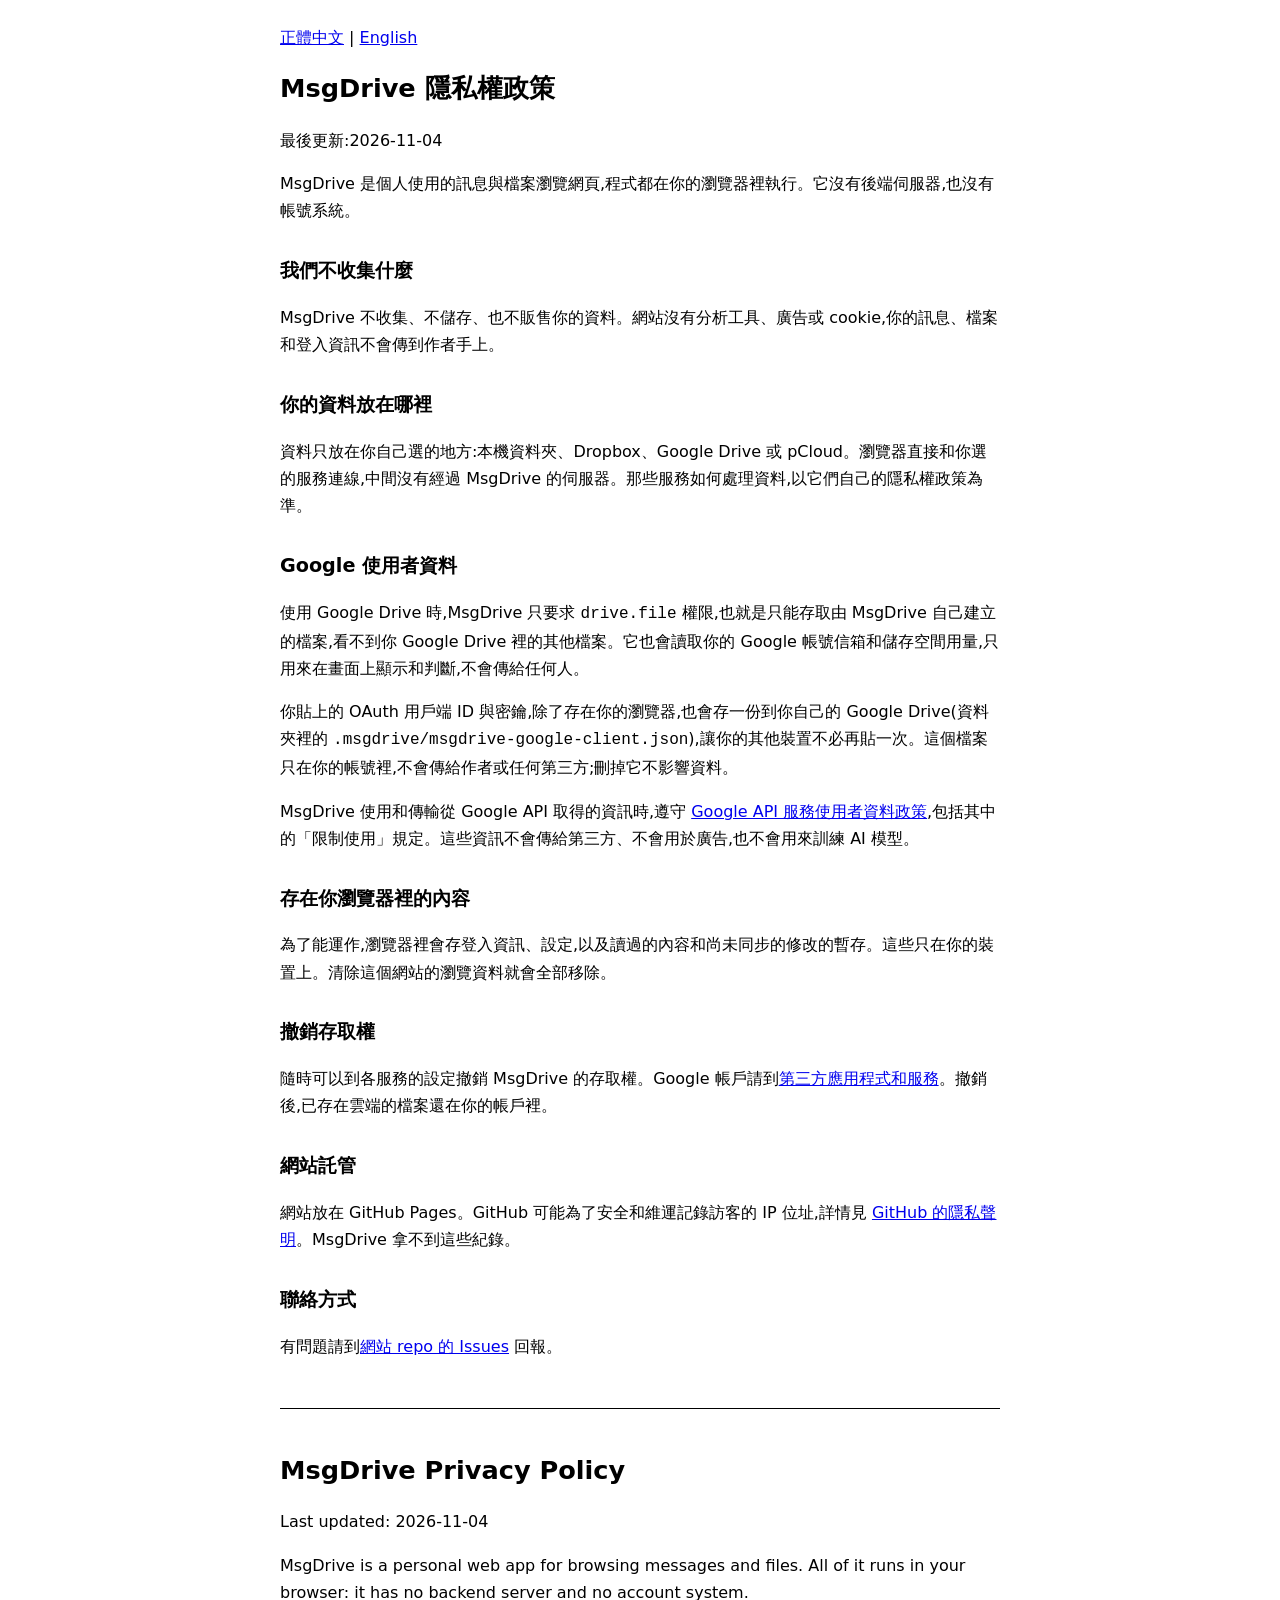
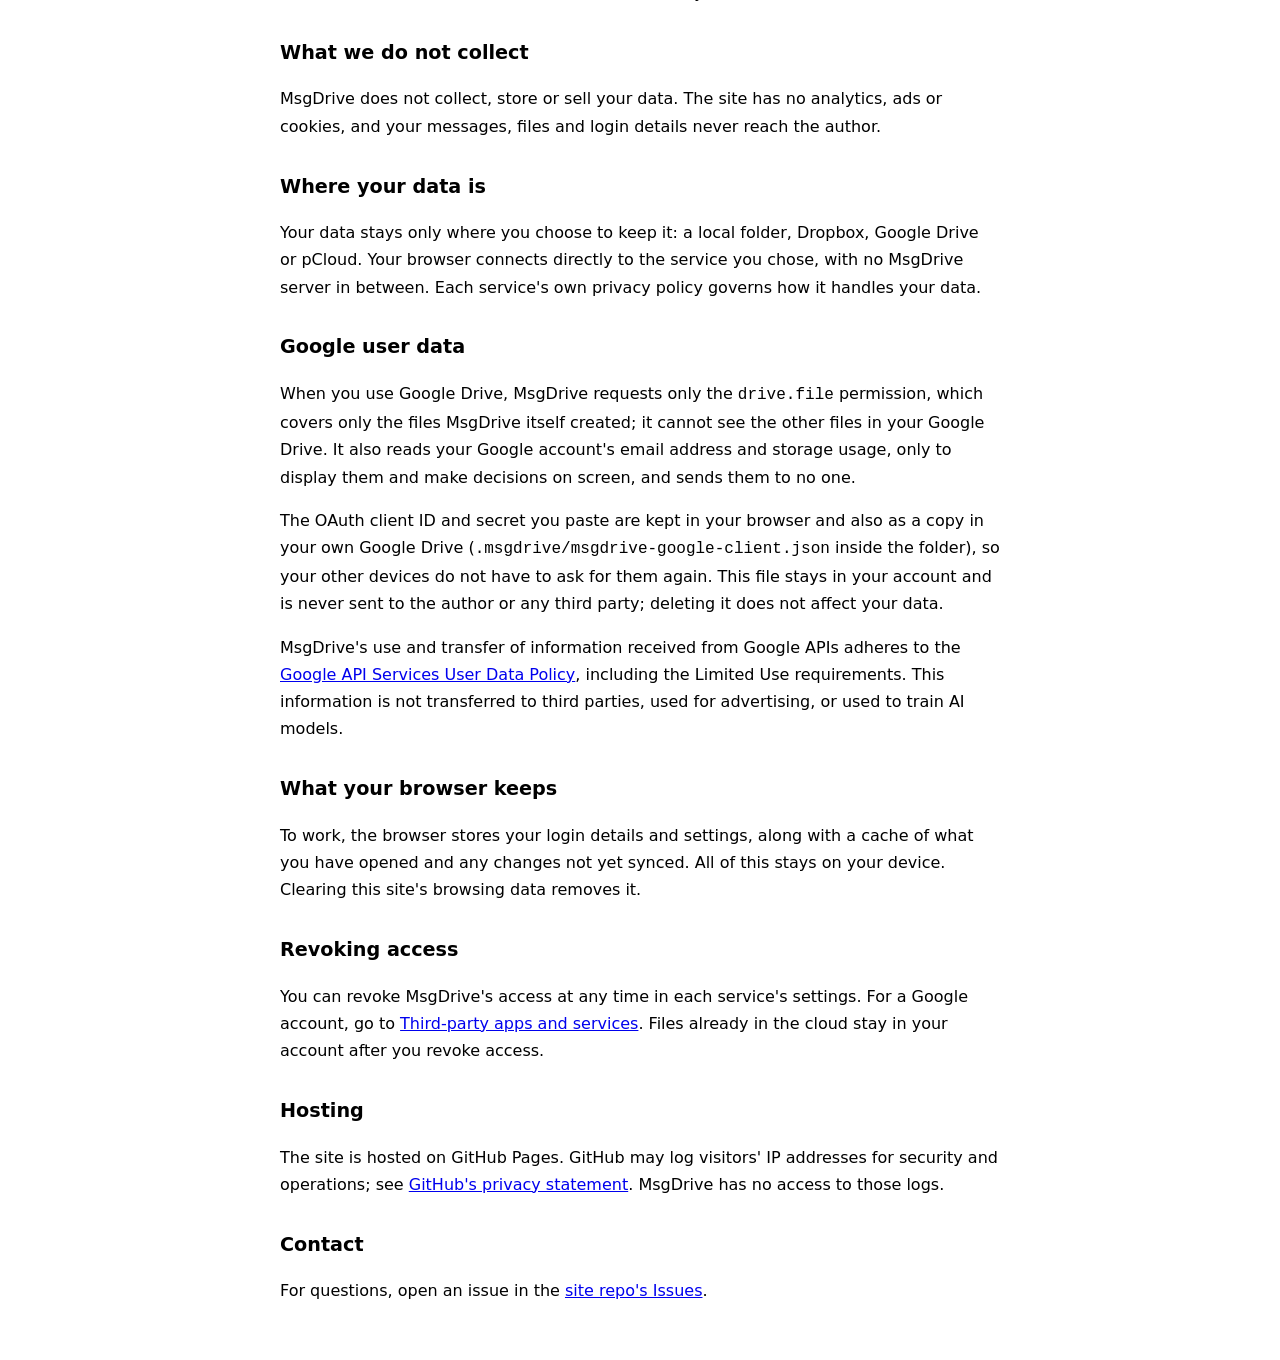
<file: privacy.html>
<!doctype html>
<html lang="zh-Hant">
<head>
<meta charset="UTF-8">
<meta name="viewport" content="width=device-width, initial-scale=1">
<meta name="referrer" content="no-referrer">
<title>MsgDrive 隱私權政策 / Privacy Policy</title>
<style>
  :root { color-scheme: light dark; }
  body { font: 16px/1.7 system-ui, -apple-system, "Segoe UI", sans-serif; max-width: 720px; margin: 0 auto; padding: 24px 16px 48px; }
  h1 { font-size: 1.6em; line-height: 1.3; }
  h2 { font-size: 1.2em; margin-top: 1.6em; }
  section + section { margin-top: 48px; padding-top: 24px; border-top: 1px solid; }
</style>
</head>
<body>
<nav><a href="#zh">正體中文</a> | <a href="#en">English</a></nav>

<section id="zh" lang="zh-Hant">
<h1>MsgDrive 隱私權政策</h1>
<p>最後更新:2026-11-04</p>
<p>MsgDrive 是個人使用的訊息與檔案瀏覽網頁,程式都在你的瀏覽器裡執行。它沒有後端伺服器,也沒有帳號系統。</p>

<h2>我們不收集什麼</h2>
<p>MsgDrive 不收集、不儲存、也不販售你的資料。網站沒有分析工具、廣告或 cookie,你的訊息、檔案和登入資訊不會傳到作者手上。</p>

<h2>你的資料放在哪裡</h2>
<p>資料只放在你自己選的地方:本機資料夾、Dropbox、Google Drive 或 pCloud。瀏覽器直接和你選的服務連線,中間沒有經過 MsgDrive 的伺服器。那些服務如何處理資料,以它們自己的隱私權政策為準。</p>

<h2>Google 使用者資料</h2>
<p>使用 Google Drive 時,MsgDrive 只要求 <code>drive.file</code> 權限,也就是只能存取由 MsgDrive 自己建立的檔案,看不到你 Google Drive 裡的其他檔案。它也會讀取你的 Google 帳號信箱和儲存空間用量,只用來在畫面上顯示和判斷,不會傳給任何人。</p>
<p>你貼上的 OAuth 用戶端 ID 與密鑰,除了存在你的瀏覽器,也會存一份到你自己的 Google Drive(資料夾裡的 <code>.msgdrive/msgdrive-google-client.json</code>),讓你的其他裝置不必再貼一次。這個檔案只在你的帳號裡,不會傳給作者或任何第三方;刪掉它不影響資料。</p>
<p>MsgDrive 使用和傳輸從 Google API 取得的資訊時,遵守 <a href="https://developers.google.com/terms/api-services-user-data-policy">Google API 服務使用者資料政策</a>,包括其中的「限制使用」規定。這些資訊不會傳給第三方、不會用於廣告,也不會用來訓練 AI 模型。</p>

<h2>存在你瀏覽器裡的內容</h2>
<p>為了能運作,瀏覽器裡會存登入資訊、設定,以及讀過的內容和尚未同步的修改的暫存。這些只在你的裝置上。清除這個網站的瀏覽資料就會全部移除。</p>

<h2>撤銷存取權</h2>
<p>隨時可以到各服務的設定撤銷 MsgDrive 的存取權。Google 帳戶請到<a href="https://myaccount.google.com/connections">第三方應用程式和服務</a>。撤銷後,已存在雲端的檔案還在你的帳戶裡。</p>

<h2>網站託管</h2>
<p>網站放在 GitHub Pages。GitHub 可能為了安全和維運記錄訪客的 IP 位址,詳情見 <a href="https://docs.github.com/en/site-policy/privacy-policies/github-general-privacy-statement">GitHub 的隱私聲明</a>。MsgDrive 拿不到這些紀錄。</p>

<h2>聯絡方式</h2>
<p>有問題請到<a href="https://github.com/sanjalang/msgdrive-app/issues">網站 repo 的 Issues</a> 回報。</p>
</section>

<section id="en" lang="en">
<h1>MsgDrive Privacy Policy</h1>
<p>Last updated: 2026-11-04</p>
<p>MsgDrive is a personal web app for browsing messages and files. All of it runs in your browser: it has no backend server and no account system.</p>

<h2>What we do not collect</h2>
<p>MsgDrive does not collect, store or sell your data. The site has no analytics, ads or cookies, and your messages, files and login details never reach the author.</p>

<h2>Where your data is</h2>
<p>Your data stays only where you choose to keep it: a local folder, Dropbox, Google Drive or pCloud. Your browser connects directly to the service you chose, with no MsgDrive server in between. Each service's own privacy policy governs how it handles your data.</p>

<h2>Google user data</h2>
<p>When you use Google Drive, MsgDrive requests only the <code>drive.file</code> permission, which covers only the files MsgDrive itself created; it cannot see the other files in your Google Drive. It also reads your Google account's email address and storage usage, only to display them and make decisions on screen, and sends them to no one.</p>
<p>The OAuth client ID and secret you paste are kept in your browser and also as a copy in your own Google Drive (<code>.msgdrive/msgdrive-google-client.json</code> inside the folder), so your other devices do not have to ask for them again. This file stays in your account and is never sent to the author or any third party; deleting it does not affect your data.</p>
<p>MsgDrive's use and transfer of information received from Google APIs adheres to the <a href="https://developers.google.com/terms/api-services-user-data-policy">Google API Services User Data Policy</a>, including the Limited Use requirements. This information is not transferred to third parties, used for advertising, or used to train AI models.</p>

<h2>What your browser keeps</h2>
<p>To work, the browser stores your login details and settings, along with a cache of what you have opened and any changes not yet synced. All of this stays on your device. Clearing this site's browsing data removes it.</p>

<h2>Revoking access</h2>
<p>You can revoke MsgDrive's access at any time in each service's settings. For a Google account, go to <a href="https://myaccount.google.com/connections">Third-party apps and services</a>. Files already in the cloud stay in your account after you revoke access.</p>

<h2>Hosting</h2>
<p>The site is hosted on GitHub Pages. GitHub may log visitors' IP addresses for security and operations; see <a href="https://docs.github.com/en/site-policy/privacy-policies/github-general-privacy-statement">GitHub's privacy statement</a>. MsgDrive has no access to those logs.</p>

<h2>Contact</h2>
<p>For questions, open an issue in the <a href="https://github.com/sanjalang/msgdrive-app/issues">site repo's Issues</a>.</p>
</section>
</body>
</html>
</file>
